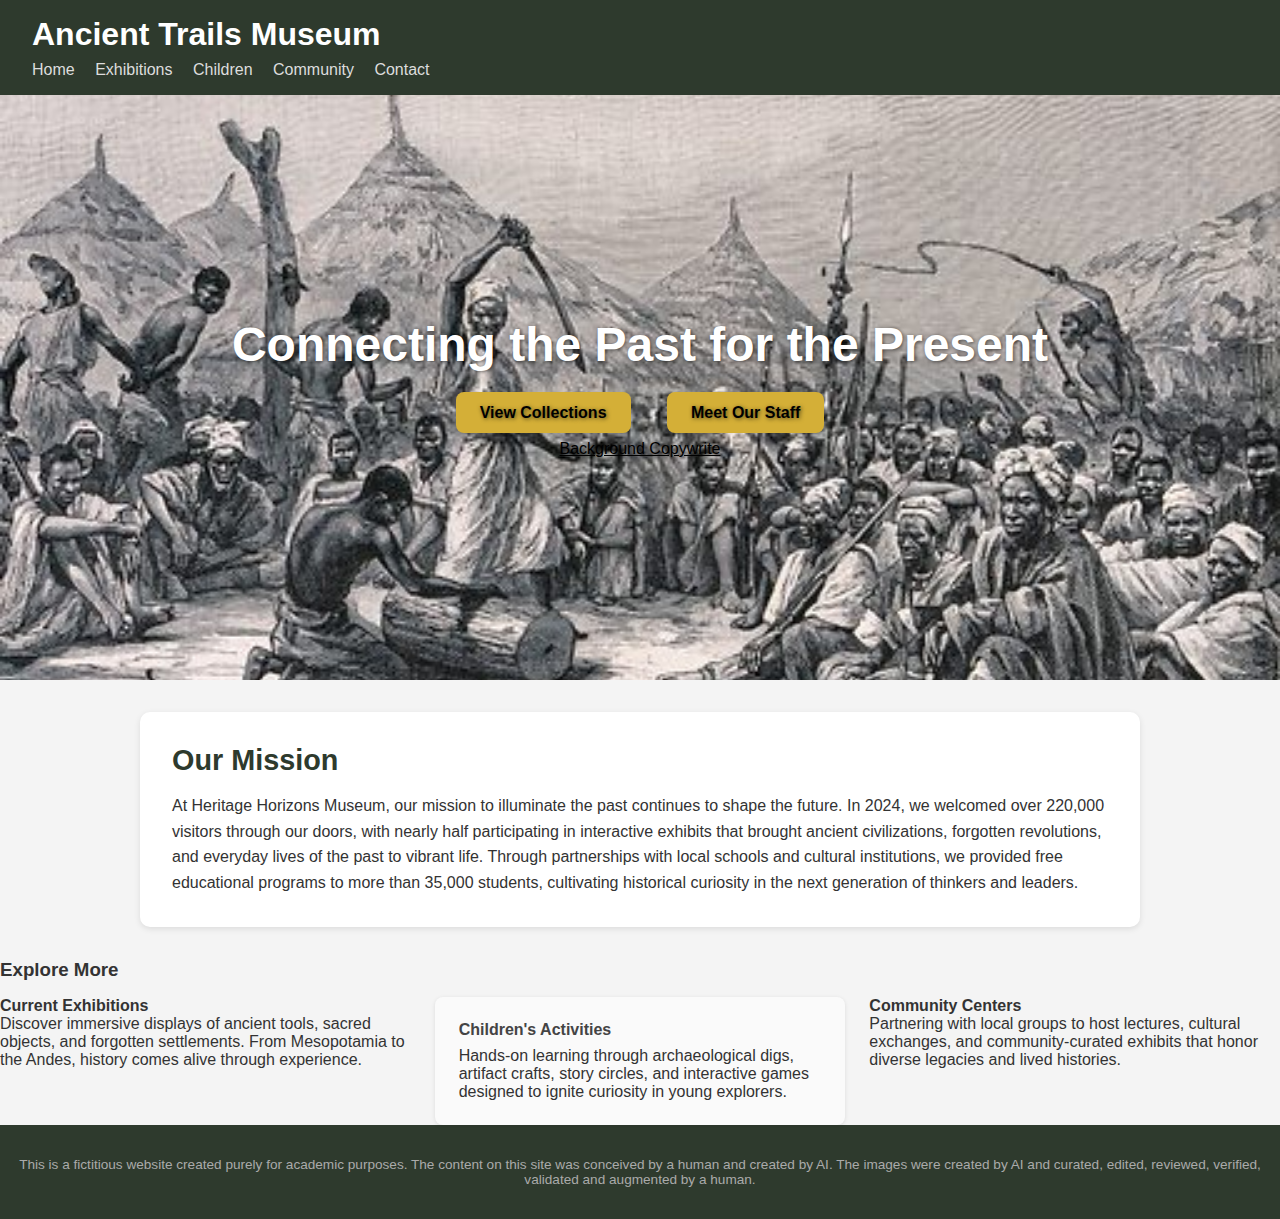
<file: index.html>
<!DOCTYPE html>
<html lang="en">
<head>
  <meta charset="UTF-8">
  <meta name="viewport" content="width=device-width, initial-scale=1.0">
  <meta name="author" content="Tarini Pabbareddy">
  <title>Ancient Trails</title>
  <meta name="description" content="Ancient Trails">
  <meta name="keywords" content="Ancient, Historical, Trials, Museum">
  <meta name="robots" content="noindex, nofollow">
  <link rel="stylesheet" href="css/style.css" type="text/css">
</head>
<body>
<body>

  <header>
    <h1>Ancient Trails Museum</h1>
    <nav>
      <a href="index.html">Home</a>
      <a href="#">Exhibitions</a>
      <a href="#">Children</a>
      <a href="#">Community</a>
      <a href="#">Contact</a>
    </nav>
  </header>

  <section class="front">
    <h2>Connecting the Past for the Present</h2>
    <div class="front-buttons">
      <a href="html/collections-index.html">View Collections</a>
      <a href="html/staff-index.html">Meet Our Staff</a>
    </div>
    <br>
    <p><a href = "https://creativecommons.org/publicdomain/zero/1.0/" style = "color: black;">Background Copywrite</a></p>
  </section>

  <section class="mission">
    <h3>Our Mission</h3>
    <p>
      At Heritage Horizons Museum, our mission to illuminate the past continues to shape the future. In 2024, we welcomed over 220,000 visitors through our doors, with nearly half participating in interactive exhibits that brought ancient civilizations, forgotten revolutions, and everyday lives of the past to vibrant life. Through partnerships with local schools and cultural institutions, we provided free educational programs to more than 35,000 students, cultivating historical curiosity in the next generation of thinkers and leaders.
    </p>
  </section>

  <section class="highlights">
    <h3>Explore More</h3>
    <div class="activities">
      <div class="activites-items">
        <h4>Current Exhibitions</h4>
        <p>Discover immersive displays of ancient tools, sacred objects, and forgotten settlements. From Mesopotamia to the Andes, history comes alive through experience.</p>
      </div>
      <div class="activities-items">
        <h4>Children's Activities</h4>
        <p>Hands-on learning through archaeological digs, artifact crafts, story circles, and interactive games designed to ignite curiosity in young explorers.</p>
      </div>
      <div class="activites-items">
        <h4>Community Centers</h4>
        <p>Partnering with local groups to host lectures, cultural exchanges, and community-curated exhibits that honor diverse legacies and lived histories.</p>
      </div>
    </div>
  </section>

  <footer>
    <p style="margin-top: 0.5rem; font-size: 0.85rem; color: #aaa;">
      This is a fictitious website created purely for academic purposes. The content on this site was conceived by a human and created by AI. The images were created by AI and curated, edited, reviewed, verified, validated and augmented by a human.
    </p>
  </footer>

</body>

</body>
</file>
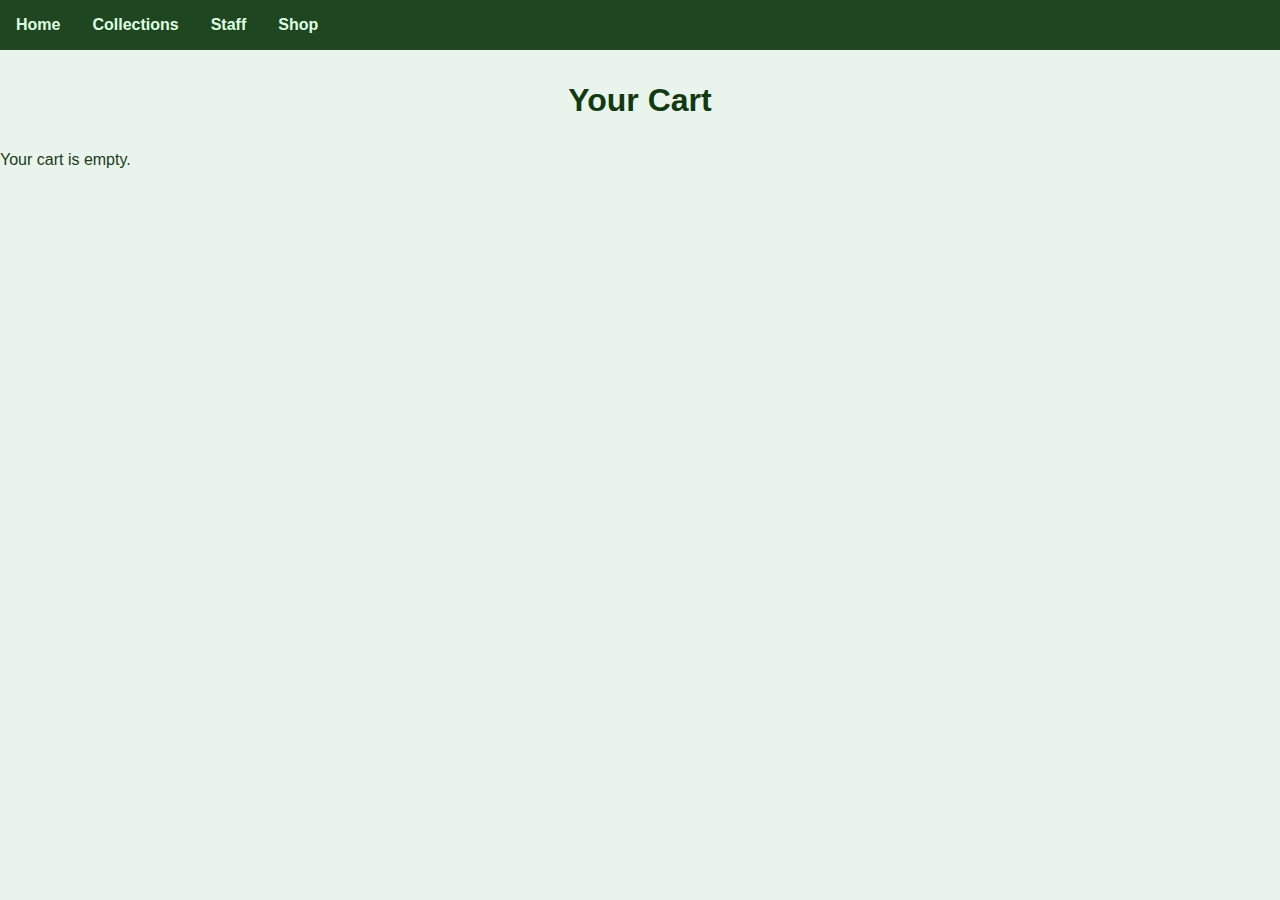
<file: cart-index.html>
<!DOCTYPE html>
<html lang="en">
<head>
  <meta charset="UTF-8">
  <title>Your Cart</title>
  <link rel="stylesheet" href="../css/cart-style.css">
</head>
<body>
  <nav class="navbar">
    <ul>
      <li><a href="../index.html">Home</a></li>
      <li><a href="collections-index.html">Collections</a></li>
      <li><a href="staff-index.html">Staff</a></li>
      <li><a href="shop-index.html">Shop</a></li>
    </ul>
  </nav>

  <h1>Your Cart</h1>
  <div id="cart-container"></div>

  <script>
    const CART_KEY = 'museumCartV1';
const TAX_RATE = 0.102;
const MEMBER_DISCOUNT_RATE = 0.15;
const SHIPPING_RATE = 25.00;

function readCart() {
  try { return JSON.parse(localStorage.getItem(CART_KEY)) || []; }
  catch { return []; }
}

function writeCart(cart) {
  localStorage.setItem(CART_KEY, JSON.stringify(cart));
}

function currency(val) {
  return (val < 0 
    ? `(${Math.abs(val).toFixed(2)})` 
    : `$${val.toFixed(2)}`
  );
}

// ====================== STUDENT WORK STARTS HERE =========================
function render() {
  let cart = readCart();
  const container = document.getElementById("cart-container");
  container.innerHTML = "";

  if (cart.length === 0) {
    container.innerHTML = "<p>Your cart is empty.</p>";
    return;
  }

  // Compute totals
  let itemTotal = cart.reduce((sum, it) => sum + it.unitPrice * it.qty, 0);

  // Discounts
  let volumeRate = 0;
  if (itemTotal >= 200) volumeRate = 0.15;
  else if (itemTotal >= 100) volumeRate = 0.10;
  else if (itemTotal >= 50) volumeRate = 0.05;

  let volumeDiscount = itemTotal * volumeRate;
  let memberDiscount = 0;

  // Mutually exclusive discount enforcement
  if (volumeRate > 0 && localStorage.getItem("member") === "true") {
    let useMember = confirm("Both discounts available. Use member discount?");
    if (useMember) {
      memberDiscount = itemTotal * MEMBER_DISCOUNT_RATE;
      volumeDiscount = 0;
    }
  } else if (localStorage.getItem("member") === "true") {
    memberDiscount = itemTotal * MEMBER_DISCOUNT_RATE;
  }

  let discount = volumeDiscount + memberDiscount;

  // Shipping
  let shipping = SHIPPING_RATE;

  let subTotal = itemTotal - discount + shipping;
  let taxAmount = subTotal * TAX_RATE;
  let invoiceTotal = subTotal + taxAmount;

  // Build table
  let html = `
    <table class="cart-table">
      <thead>
        <tr>
          <th>Item</th><th>Qty</th><th>Unit Price</th><th>Line Total</th><th></th>
        </tr>
      </thead>
      <tbody>
  `;

  cart.forEach((it, idx) => {
    let lineTotal = it.unitPrice * it.qty;
    html += `
      <tr>
        <td><img src="${it.image}" class="thumb"> ${it.name}</td>
        <td>${it.qty}</td>
        <td class="amount">${currency(it.unitPrice)}</td>
        <td class="amount">${currency(lineTotal)}</td>
        <td><button onclick="removeItem(${idx})">Remove</button></td>
      </tr>
    `;
  });

  html += `</tbody></table>`;

  // Summary
  html += `
    <div class="summary">
      <p>Item Total: <span class="amount">${currency(itemTotal)}</span></p>
      <p>Volume Discount: <span class="amount">${currency(-volumeDiscount)}</span></p>
      <p>Member Discount: <span class="amount">${currency(-memberDiscount)}</span></p>
      <p>Shipping: <span class="amount">${currency(shipping)}</span></p>
      <p>Taxable Subtotal: <span class="amount">${currency(subTotal)}</span></p>
      <p>Tax (${(TAX_RATE*100).toFixed(1)}%): <span class="amount">${currency(taxAmount)}</span></p>
      <p><strong>Invoice Total:</strong> <span class="amount">${currency(invoiceTotal)}</span></p>
    </div>
    <div class="cart-controls">
      <button onclick="clearCart()">Clear Cart</button>
      <button onclick="location.href='shop.html'">Keep Shopping</button>
      <label><input type="checkbox" id="memberCheck"> Museum Member</label>
    </div>
  `;

  container.innerHTML = html;

  // restore checkbox
  document.getElementById("memberCheck").checked = localStorage.getItem("member") === "true";
  document.getElementById("memberCheck").addEventListener("change", e => {
    localStorage.setItem("member", e.target.checked);
    render();
  });
}

function removeItem(idx) {
  let cart = readCart();
  cart.splice(idx, 1);
  writeCart(cart);
  render();
}

function clearCart() {
  writeCart([]);
  render();
}

render();

  </script>
</body>
</html>
</file>
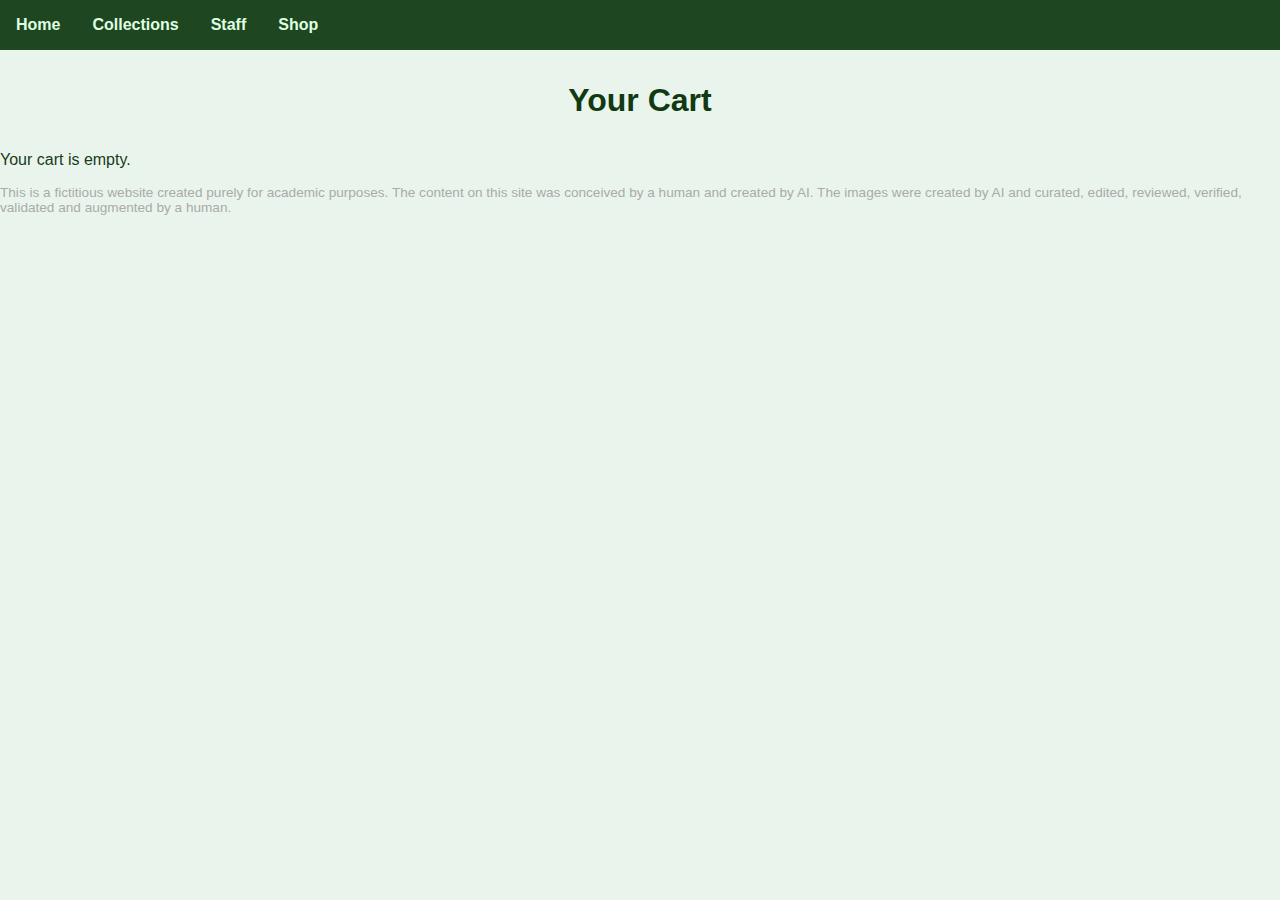
<file: html/cart-index.html>
<!DOCTYPE html>
<html lang="en">
<head>
  <meta charset="UTF-8">
  <meta name="viewport" content="width=device-width, initial-scale=1.0">
  <meta name="author" content="Tarini Pabbareddy">
  <title>Museum Shop Cart</title>
  <meta name="description" content="Museum Shop Cart">
  <meta name="keywords" content="Museum, Shop, Cart">
  <link rel="stylesheet" href="../css/cart-style.css">
</head>
<body>
  <nav class="navbar">
    <ul>
      <li><a href="../index.html">Home</a></li>
      <li><a href="collections-index.html">Collections</a></li>
      <li><a href="staff-index.html">Staff</a></li>
      <li><a href="shop-index.html">Shop</a></li>
    </ul>
  </nav>

  <h1>Your Cart</h1>
  <div id="cart-container"></div>

  <script>
    const CART_KEY = 'museumCartV1';
const TAX_RATE = 0.102;
const MEMBER_DISCOUNT_RATE = 0.15;
const SHIPPING_RATE = 25.00;

function readCart() {
  try { return JSON.parse(localStorage.getItem(CART_KEY)) || []; }
  catch { return []; }
}

function writeCart(cart) {
  localStorage.setItem(CART_KEY, JSON.stringify(cart));
}

function currency(val) {
  return (val < 0 
    ? `(${Math.abs(val).toFixed(2)})` 
    : `$${val.toFixed(2)}`
  );
}

// ====================== STUDENT WORK STARTS HERE =========================
function render() {
  let cart = readCart();
  const container = document.getElementById("cart-container");
  container.innerHTML = "";

  if (cart.length === 0) {
    container.innerHTML = "<p>Your cart is empty.</p>";
    return;
  }

  // Compute totals
  let itemTotal = cart.reduce((sum, it) => sum + it.unitPrice * it.qty, 0);

  // Discounts
  let volumeRate = 0;
  if (itemTotal >= 200) volumeRate = 0.15;
  else if (itemTotal >= 100) volumeRate = 0.10;
  else if (itemTotal >= 50) volumeRate = 0.05;

  let volumeDiscount = itemTotal * volumeRate;
  let memberDiscount = 0;

  // Mutually exclusive discount enforcement
  if (volumeRate > 0 && localStorage.getItem("member") === "true") {
    let useMember = confirm("Both discounts available. Use member discount?");
    if (useMember) {
      memberDiscount = itemTotal * MEMBER_DISCOUNT_RATE;
      volumeDiscount = 0;
    }
  } else if (localStorage.getItem("member") === "true") {
    memberDiscount = itemTotal * MEMBER_DISCOUNT_RATE;
  }

  let discount = volumeDiscount + memberDiscount;

  // Shipping
  let shipping = SHIPPING_RATE;

  let subTotal = itemTotal - discount + shipping;
  let taxAmount = subTotal * TAX_RATE;
  let invoiceTotal = subTotal + taxAmount;

  // Build table
  let html = `
    <table class="cart-table">
      <thead>
        <tr>
          <th>Item</th><th>Qty</th><th>Unit Price</th><th>Line Total</th><th></th>
        </tr>
      </thead>
      <tbody>
  `;

  cart.forEach((it, idx) => {
    let lineTotal = it.unitPrice * it.qty;
    html += `
      <tr>
        <td><img src="${it.image}" class="thumb"> ${it.name}</td>
        <td>${it.qty}</td>
        <td class="amount">${currency(it.unitPrice)}</td>
        <td class="amount">${currency(lineTotal)}</td>
        <td><button onclick="removeItem(${idx})">Remove</button></td>
      </tr>
    `;
  });

  html += `</tbody></table>`;

  // Summary
  html += `
    <div class="summary">
      <p>Item Total: <span class="amount">${currency(itemTotal)}</span></p>
      <p>Volume Discount: <span class="amount">${currency(-volumeDiscount)}</span></p>
      <p>Member Discount: <span class="amount">${currency(-memberDiscount)}</span></p>
      <p>Shipping: <span class="amount">${currency(shipping)}</span></p>
      <p>Taxable Subtotal: <span class="amount">${currency(subTotal)}</span></p>
      <p>Tax (${(TAX_RATE*100).toFixed(1)}%): <span class="amount">${currency(taxAmount)}</span></p>
      <p><strong>Invoice Total:</strong> <span class="amount">${currency(invoiceTotal)}</span></p>
    </div>
    <div class="cart-controls">
      <button onclick="clearCart()">Clear Cart</button>
      <button onclick="location.href='shop.html'">Keep Shopping</button>
      <label><input type="checkbox" id="memberCheck"> Museum Member</label>
    </div>
  `;

  container.innerHTML = html;

  // restore checkbox
  document.getElementById("memberCheck").checked = localStorage.getItem("member") === "true";
  document.getElementById("memberCheck").addEventListener("change", e => {
    localStorage.setItem("member", e.target.checked);
    render();
  });
}

function removeItem(idx) {
  let cart = readCart();
  cart.splice(idx, 1);
  writeCart(cart);
  render();
}

function clearCart() {
  writeCart([]);
  render();
}

render();

  </script>
  <footer>
    <p style="margin-top: 0.5rem; font-size: 0.85rem; color: #aaa;">
      This is a fictitious website created purely for academic purposes. The content on this site was conceived by a human and created by AI. The images were created by AI and curated, edited, reviewed, verified, validated and augmented by a human.
    </p>
  </footer>
</body>
</html>
</file>
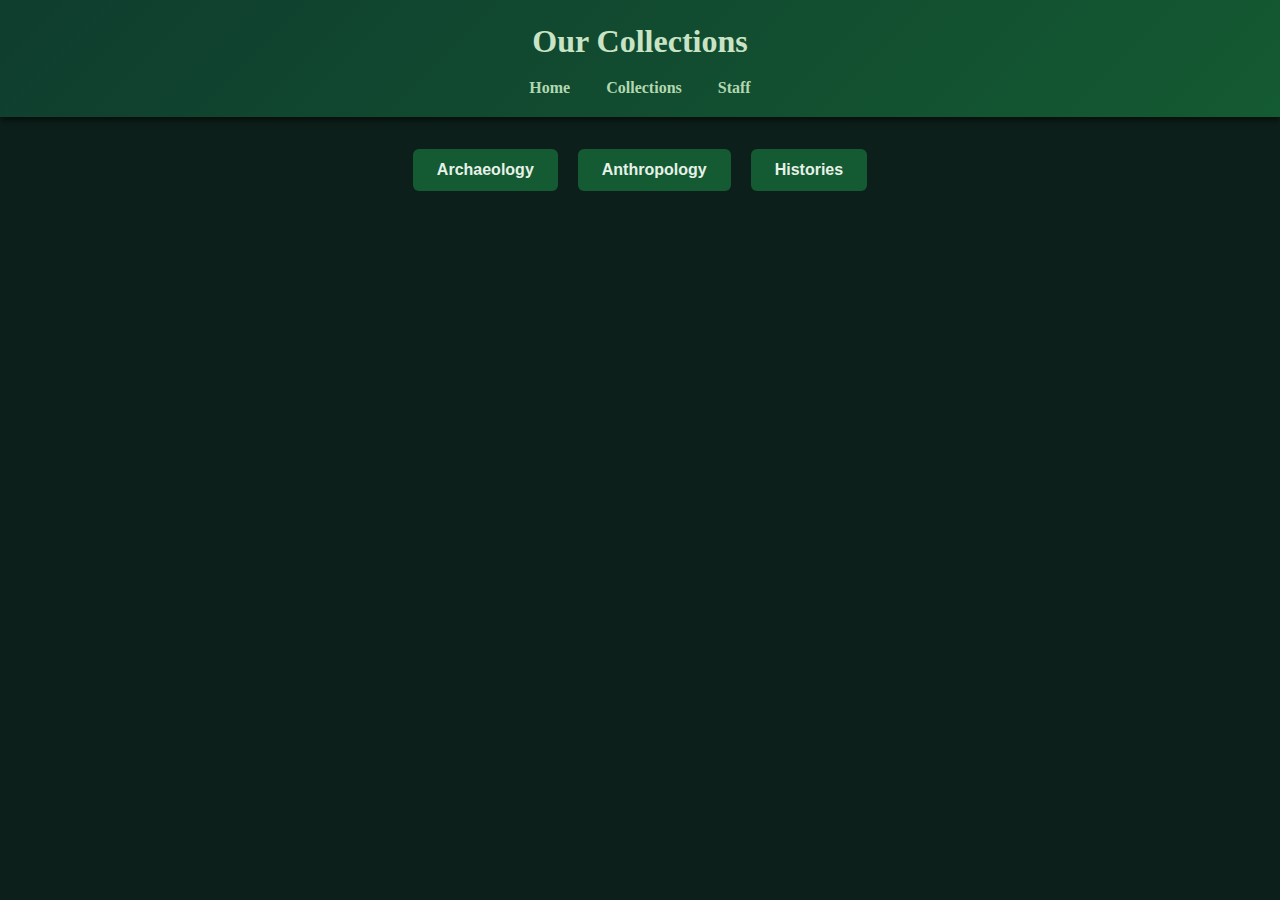
<file: html/collections-index.html>
<!DOCTYPE html>
<html lang="en">
<head>
  <meta charset="UTF-8">
  <meta name="viewport" content="width=device-width, initial-scale=1.0">
  <meta name="author" content="Tarini Pabbareddy">
  <title>Ancient Trails Collections</title>
  <meta name="description" content="Ancient Trails Collections">
  <meta name="keywords" content="Ancient, Historical, Trails, Museum, Collections, Exhibitions, Attractions">
  <meta name="robots" content="noindex, nofollow">
  <link rel="stylesheet" href="../css/collections-style.css" />
</head>
<body>

  <header>
    <h1>Our Collections</h1>
    <nav>
      <a href="../index.html">Home</a>
      <a href="collections-index.html">Collections</a>
      <a href="staff-index.html">Staff</a>
    </nav>
  </header>

  <main class="collections-container">
    
    
    <div class="collections">
      <button onclick="showSection('archaeology')" id = "btn-archaeology">Archaeology</button>
      <button onclick="showSection('anthropology')" id = "btn-anthropology">Anthropology</button>
      <button onclick="showSection('histories')" id = "btn-histories">Histories</button>
    </div>

    
    <section id="archaeology" class="collection-section">
      <h2>Archaeology Collection</h2>

      
      <article class="artifact">
        <h3>Artifact 1</h3>
        <img src="../images/collections/arch-artifact1.png" alt="Artifact 1" class="artifact-img open-modal-card" data-modal-target="#modal-artifact-viracocha">
        <ul>
          <li><strong>Name:</strong> The Viracocha Sun Tablet</li>
          <li><strong>Material:</strong> Andesite stone (fine-grained volcanic rock)</li>
          <li><strong>Size/Weight/Shape:</strong> Rectangular slab, 32 cm × 20 cm × 5 cm; weighs approximately 6.8 kg</li>
          <li><strong>Estimated Age:</strong> ~1,200 years old; inferred from stratigraphic layer context and ceramic typology at the site</li>
          <li><strong>Preservation State:</strong> Excellent; minor edge weathering but carvings remain sharp and fully legible</li>
          <li><strong>Location Found:</strong> Excavated at Cerro Qhapaq, near Lake Titicaca, Bolivia (16.167° S, 69.000° W), from a sealed offering pit 1.8 meters below surface</li>
          <li><strong>Use and Function</strong></li>
          <li><strong>Likely Purpose:</strong> Ceremonial tablet, possibly used as an altar piece or dedicatory offering to the sun deity Viracocha</li>
          <li><strong>Evidence of Use:</strong> Slight polishing around the central deity figure suggests repeated handling; traces of red ochre pigment remain in recessed carvings, indicating it may have been painted for rituals</li>
          <li><strong>Manufacture Clues:</strong> Tool marks from a fine bronze chisel are visible under magnification; geometric border motifs are consistent with Tiwanaku-style iconography from the Late Horizon period</li>
          <li><strong>Cultural Context</strong></li>
          <li><strong>Found With:</strong> Three miniature ceramic vessels, charred llama bone fragments, and a small bundle of woven reed cords</li>
          <li><strong>Burial or Habitat Context:</strong> Found in a ritual offering pit, not associated with human remains, suggesting a votive rather than funerary purpose</li>
          <li><strong>Symbolism:</strong> The central figure, wearing a radiating headdress and holding twin staffs, resembles the “Staff God” motif, a key symbol in Andean cosmology representing order, fertility, and divine authority. Spiral flanking patterns may symbolize flowing water or spiritual energy</li>
          <li><strong>Comparison:</strong> Strongly resembles carved stone panels from Tiwanaku’s Kalasasaya Temple, though its smaller portable size suggests it was made for localized ceremonial use rather than monumental architecture</li>
        </ul>
      </article>

      <article class="artifact">
        <h3>Artifact 2</h3>
        <img src="../images/collections/arch-artifact2.png" 
             alt="Artifact 2" 
             class="artifact-img open-modal-card" 
             data-modal-target="#modal-artifact-nok">
        <ul>
          <li><strong>Name:</strong> The Nok Guardian Figurine</li>
          <li><strong>Material:</strong> Terracotta clay, mixed with fine quartz inclusions</li>
          <li><strong>Size/Weight/Shape:</strong> 48 cm tall × 15 cm wide at the base; weight ~4.2 kg; elongated human form with stylized head and intricate facial features</li>
          <li><strong>Estimated Age:</strong> ~2,300 years old; thermoluminescence dating confirms age within ±150 years</li>
          <li><strong>Preservation State:</strong> Partial but stable; torso, head, and base intact, with missing left arm and erosion to the facial surface from centuries of burial</li>
          <li><strong>Location Found:</strong> Excavated at Taruga site, central Nigeria (9.200° N, 7.000° E), found within a collapsed domestic structure’s wall foundation</li>
          <li><strong>Use and Function</strong></li>
          <li><strong>Likely Purpose:</strong> Ritual figurine placed as a protective guardian for a household or community granary</li>
          <li><strong>Evidence of Use:</strong> Microscopic traces of burnt organic resin at the base suggest it may have been affixed to a platform or altar; surface soot deposits hint at occasional exposure to hearth fires during ceremonies</li>
          <li><strong>Manufacture Clues:</strong> Hand-modeled from locally sourced clay, then fired in an open pit; facial detailing carved with bone or wooden tools, while geometric torso patterns were impressed with woven fiber mats before firing</li>
          <li><strong>Cultural Context</strong></li>
          <li><strong>Found With:</strong> Shards of decorated pottery, iron smelting slag, and small quantities of charred pearl millet grains</li>
          <li><strong>Burial or Habitat Context:</strong> Situated within the corner of a building’s foundation trench, possibly a symbolic placement to safeguard the inhabitants or stored food</li>
          <li><strong>Symbolism:</strong> Enlarged eyes and patterned chest may signify spiritual vigilance and fertility; motifs align with known Nok cultural emphasis on agricultural prosperity and ancestor protection</li>
          <li><strong>Comparison:</strong> Shares stylistic traits with other Nok terracotta figures held in Nigerian museum collections, though its tall, narrow proportions are unusual and may indicate a specific local or clan tradition</li>
        </ul>
      </article>

      <article class="artifact">
        <h3>Artifact 3</h3>
        <img src="../images/collections/arch-artifact3.png" 
             alt="Artifact 3" 
             class="artifact-img open-modal-card" 
             data-modal-target="#modal-artifact-dagger">
        <ul>
          <li><strong>Name:</strong> The Moon Priest’s Bronze Dagger</li>
          <li><strong>Material:</strong> Cast bronze alloy (copper with 12% tin, trace amounts of arsenic)</li>
          <li><strong>Size/Weight/Shape:</strong> Blade length 27 cm, hilt 10 cm; total weight ~0.9 kg; leaf-shaped double-edged blade with slightly flared guard and flattened pommel</li>
          <li><strong>Estimated Age:</strong> ~3,800 years old; metallurgical analysis and contextual dating place it in the Middle Bronze Age (c. 1800 BCE)</li>
          <li><strong>Preservation State:</strong> Excellent for age; blade exhibits moderate patina but remains structurally sound; faint engravings still visible along one side</li>
          <li><strong>Location Found:</strong> Excavated at the ruins of Mari (modern-day Tell Hariri, Syria), in a sealed chamber beneath a temple platform, coordinates approx. 34.555° N, 40.894° E</li>
          <li><strong>Use and Function</strong></li>
          <li><strong>Likely Purpose:</strong> Ceremonial weapon used in lunar temple rites; unlikely to have been employed as a battlefield weapon due to ornate and delicate hilt</li>
          <li><strong>Evidence of Use:</strong> Microscopic polishing along the grip suggests repeated handling; residues of beeswax and cedar oil absorbed into the hilt wrapping indicate ritual anointing; no significant combat wear on blade edge</li>
          <li><strong>Manufacture Clues:</strong> Cast in a two-part stone mold, then cold-worked along edges; faint inlay channels along hilt suggest decorative shell or semi-precious stone inlays now lost; moon and star motifs chiseled post-casting</li>
          <li><strong>Cultural Context</strong></li>
          <li><strong>Found With:</strong> A crescent-shaped silver pectoral ornament, a small alabaster oil jar, and three clay tablets inscribed in Akkadian referencing lunar festivals</li>
          <li><strong>Burial or Habitat Context:</strong> Placed in a dedicatory cache beneath the floor of the temple’s inner sanctum, alongside other sacred objects</li>
          <li><strong>Symbolism:</strong> Engraved crescent and rosette designs are associated with the Mesopotamian moon god Sin (Nanna); weapon form may symbolize divine protection over the temple and its priests</li>
          <li><strong>Comparison:</strong> Similar in size and alloy composition to ceremonial daggers found at Ebla and Ur, though the combination of lunar iconography and temple context makes this example unusually specific to Mari’s religious practices</li>
        </ul>
      </article>
    </section>

    
    <section id="anthropology" class="collection-section" style="display:none;">
      <h2>Anthropology Collection</h2>

      <article class="artifact">
        <h3>Artifact 4</h3>
        <img src="../images/collections/anth-artifact1.png" 
             alt="Artifact 4" 
             class="artifact-img open-modal-card" 
             data-modal-target="#modal-artifact-zoomorphic">
        <ul>
          <li><strong>Name:</strong> Zoomorphic Ceramic Vessel (Bovine Form)</li>
          <li><strong>Material:</strong> Terracotta (fired clay)</li>
          <li><strong>Size/Weight/Shape:</strong> Approx. 25–30 cm in length, 20 cm in height (visual estimate); Estimated 1.5–2.5 kg (typical for solid terracotta of this size); Hollow-bodied vessel in the shape of a four-legged animal (likely a cow or bull) with a wide circular spout on the back</li>
          <li><strong>Estimated Age:</strong> Approx. 1200–800 BCE; Inferred from stylistic parallels with Pre-Columbian or early Mesoamerican zoomorphic pottery; Carbon dating likely applied to associated organic materials if available</li>
          <li><strong>Preservation State:</strong> Complete and well-preserved; no visible cracks or losses; Surface shows even weathering and patina, indicating age but good condition</li>
          <li><strong>Location Found:</strong> Exact site unknown (hypothetical entry), but similar vessels have been found in: Central Mexico, Guerrero region; Often associated with domestic or ceremonial archaeological layers</li>
          <li><strong>Use and Function</strong></li>
          <li><strong>Likely Purpose:</strong> Ceremonial or ritualistic object; The animal shape and decorative elements suggest symbolic or sacred function beyond practical use</li>
          <li><strong>Evidence of Use:</strong> No visible charring or soot on the spout or interior lip; Minor polishing on the back/spout may suggest repeated handling or pouring; Internal residue analysis (if performed) might show organic traces</li>
          <li><strong>Manufacture Clues:</strong> Hand-molded and burnished surface; Decorative swirling patterns are incised, likely post-molding but pre-firing; Hollow body crafted in sections and joined, typical of early ceramic traditions</li>
          <li><strong>Cultural Context</strong></li>
          <li><strong>Found With:</strong> Typically found alongside small ceramic figurines, other effigy vessels, and sometimes burial goods (if funerary context)</li>
          <li><strong>Burial or Habitat Context:</strong> Likely discovered in a domestic altar space or child/adult burial site; Zoomorphic forms frequently appear in burial contexts to serve the deceased or as symbolic companions</li>
          <li><strong>Symbolism:</strong> Animal form (cow or bull) may relate to fertility, sustenance, or cosmic power; Swirling motifs might symbolize water, life cycles, or spiritual transformation</li>
          <li><strong>Comparison:</strong> Closely resembles ceramic effigy vessels from the Tlatilco culture (Central Mexico, c. 1200–900 BCE); Similar examples also found in Colima shaft tomb cultures, though more stylized in form there</li>
        </ul>
      </article>

      <article class="artifact">
        <h3>Artifact 5</h3>
        <img src="../images/collections/anth-artifact2.png" 
             alt="Artifact 5" 
             class="artifact-img open-modal-card" 
             data-modal-target="#modal-artifact-terracotta">
        <ul>
          <li><strong>Name:</strong> The Terracotta Ancestral Vessel</li>
          <li><strong>Material:</strong> Hand-shaped terracotta (reddish-brown clay with coarse grit temper)</li>
          <li><strong>Size/Weight/Shape:</strong> Height: ~34 cm; Width (at widest point): ~18 cm; Weight: ~2.6 kg; Shape: Rounded vessel body tapering into a modeled human face, surmounted by a pointed, conical headdress</li>
          <li><strong>Estimated Age:</strong> ~2,200 years old (estimated through contextual dating with charcoal samples from the excavation layer; no direct carbon dating of the vessel itself since terracotta cannot be C14 tested)</li>
          <li><strong>Preservation State:</strong> Nearly complete, minor surface erosion and weathering on facial details, but structurally intact</li>
          <li><strong>Location Found:</strong> Excavated in the Niger River Valley, near present-day Mali (fictional coordinates provided in dig notes: 13.45° N, 4.21° W). Found in a shallow burial pit alongside fragmented animal bones and two small copper ornaments</li>
          <li><strong>Use and Function</strong></li>
          <li><strong>Likely Purpose:</strong> Ceremonial vessel, possibly used for libation rituals or as a funerary container representing an honored ancestor</li>
          <li><strong>Evidence of Use:</strong> Interior residues of ash and charred organic material suggest repeated burning of plant matter or offerings. Rim shows slight blackening from heat exposure</li>
          <li><strong>Manufacture Clues:</strong> Vessel constructed from coiled clay strips, smoothed by hand. Surface decorated with incised geometric bands around the headdress. Facial features carefully sculpted with stylized symmetry</li>
          <li><strong>Cultural Context</strong></li>
          <li><strong>Found With:</strong> Two copper spiral bracelets, faunal remains (likely ritual sacrifice), and a broken grinding stone</li>
          <li><strong>Burial or Habitat Context:</strong> Secondary burial context within a communal ritual space (not a domestic dwelling). Soil discoloration indicates repeated use of fire in the area</li>
          <li><strong>Symbolism:</strong> The modeled face with closed eyes likely symbolizes ancestral guardianship or spiritual mediation. The pointed headdress is interpreted as a status marker, possibly denoting a priest or clan leader</li>
          <li><strong>Comparison:</strong> Shares stylistic similarities with known terracotta figures of the Nok culture (Nigeria) and the later Ife sculptural tradition, but the vessel form and headdress style are distinct, suggesting a localized cultural expression</li>
        </ul>
      </article>

      <article class="artifact">
        <h3>Artifact 6</h3>
        <img src="../images/collections/anth-artifact3.png" 
             alt="Artifact 6" 
             class="artifact-img open-modal-card" 
             data-modal-target="#modal-artifact-crescent">
        <ul>
          <li><strong>Name:</strong> The Crescent Guardian Pendant</li>
          <li><strong>Material:</strong> Hammered and cast gold alloy (high purity, ~85–90%, with trace silver and copper)</li>
          <li><strong>Size/Weight/Shape:</strong> Height: ~11 cm; Width: ~6 cm (crescent base); Weight: ~110 g; Pendant with circular suspension loop, anthropomorphic figure seated above a crescent-shaped base decorated with incised geometric patterns</li>
          <li><strong>Estimated Age:</strong> ~1,400 years old, inferred from stratigraphic context and radiocarbon dating of associated organic material in the burial layer (textiles and plant remains)</li>
          <li><strong>Preservation State:</strong> Complete and pristine, minimal corrosion due to gold’s inertness. Surface shows slight wear on the suspension loop</li>
          <li><strong>Location Found:</strong> Excavated at a highland site near modern-day Cajamarca, Peru (fictional coordinates: 7.16° S, 78.51° W). Found in a burial chamber alongside textiles, ceramic vessels, and obsidian blades</li>
          <li><strong>Use and Function</strong></li>
          <li><strong>Likely Purpose:</strong> Ornamental and ceremonial pendant, likely worn by a high-status individual (elite or priest)</li>
          <li><strong>Evidence of Use:</strong> Minor polishing marks and wear around the loop, consistent with suspension on a necklace cord. No soot or ash residue</li>
          <li><strong>Manufacture Clues:</strong> Cast in a two-part mold, with fine chasing to define facial features and geometric motifs. The crescent base shows deliberate incised triangular and linear patterns, typical of symbolic design</li>
          <li><strong>Cultural Context</strong></li>
          <li><strong>Found With:</strong> Dyed cotton textiles, three ceramic stirrup-spout vessels, obsidian ritual blades, and faunal offerings (camelid bones)</li>
          <li><strong>Burial or Habitat Context:</strong> Elite burial chamber lined with stone slabs. Pendant placed across the chest of the interred individual, suggesting symbolic protective function</li>
          <li><strong>Symbolism:</strong> Anthropomorphic figure with arms crossed may represent a guardian or deity; Crescent base interpreted as a lunar symbol, possibly linked to agricultural fertility or cosmology; Geometric motifs could encode clan or lineage identity</li>
          <li><strong>Comparison:</strong> Resembles Moche and Lambayeque goldwork traditions of northern Peru, though the crescent-lunar symbolism also echoes Tairona jewelry from northern Colombia. The synthesis of features suggests a localized regional style</li>
        </ul>
      </article>
    </section>
 
  <div id="modal" class="modal">
    <div class="modal-content">
      <span class="close" onclick="closeModal()">&times;</span>
      <div id="modal-body"></div>
    </div>
  </div>

  <div class="modal-item" id="modal-artifact-viracocha" hidden>
    <h2>Viracocha Sun Tablet</h2>
    <p>~1,200 Years BP | Cerro Qhapaq, Lake Titicaca | Andesite Stone
<br>
This finely carved andesite slab is believed to have served as a ceremonial altar piece dedicated to the deity Viracocha. Excavated from a sealed ritual pit near Lake Titicaca, its sharp iconography and traces of red ochre suggest it was once painted for ceremonial display. Polishing around the central figure indicates repeated ritual handling. The tablet’s imagery—radiant headdress and twin staffs—reflects the Andean “Staff God” tradition, representing cosmic order and divine authority. Accompanying finds, including charred llama bones and ceramic offerings, confirm its votive function. Tool marks reveal use of bronze chisels, linking it to Tiwanaku craft traditions. Its portable form contrasts with monumental temple panels, suggesting localized ritual use.</p>
  </div>

  <div class="modal-item" id="modal-artifact-nok" hidden>
    <h2>Nok Guardian Figurine</h2>
    <p>~2,300 Years BP | Taruga Site, Nigeria | Terracotta with Quartz
<br>
This elongated terracotta figure once stood as a ritual guardian within a domestic or community structure. Its enlarged eyes and patterned torso symbolize vigilance and fertility, aligning with Nok traditions of ancestor protection and agricultural prosperity. Excavated from a collapsed foundation wall, the figurine still bears soot traces and resin at its base, evidence of ritual placement near hearths or platforms. Despite erosion to facial features and the loss of one arm, the piece remains stable and expressive. Found alongside pottery, millet grains, and iron-smelting debris, it reflects the daily and spiritual life of its makers. Crafted by hand and fired in an open pit, its unusual tall proportions may reflect a clan-specific style within the Nok tradition.</p>
  </div>

  <div class="modal-item" id="modal-artifact-dagger" hidden>
    <h2>Moon Priest’s Bronze Dagger</h2>
    <p>~3,800 Years BP | Mari, Syria | Bronze Alloy
<br>
Recovered beneath a temple platform at ancient Mari, this bronze dagger bears lunar engravings linking it to the cult of Sin, the Mesopotamian moon god. Though structurally sound, the blade’s patina and worn hilt reveal repeated ritual handling rather than combat use. Residues of beeswax and cedar oil suggest it was anointed in ceremonies, while faint channels along the hilt indicate lost inlays of shell or stone. Associated finds—a silver crescent pendant, alabaster jar, and Akkadian tablets—confirm its ritual cache. Cast in a stone mold and cold-worked for refinement, the dagger embodies both metallurgical skill and religious symbolism. Its engraved crescent and rosette motifs signify celestial cycles and divine protection, while its placement beneath the temple sanctum points to consecratory rites. Comparable to daggers at Ur and Ebla, this piece is uniquely tied to Mari’s lunar cult.</p>
  </div>

  <div class="modal-item" id="modal-artifact-zoomorphic" hidden>
    <h2>Zoomorphic Ceramic Vessel</h2>
    <p>~3,000 Years BP | Guerrero Region, Mexico | Terracotta
<br>
This hollow-bodied terracotta vessel, shaped as a four-legged bovine, blends practicality with spiritual symbolism. With a spout emerging from its back, the form suggests use in pouring liquids, possibly fermented drinks or ritual libations. While no charred residues remain, the polished rim indicates frequent handling. Incised swirling motifs across the vessel may represent flowing water or spiritual transformation, reinforcing its ceremonial role. Comparable effigy ceramics from the Formative Mesoamerican period connect animal symbolism with fertility and agricultural cycles. Its preservation is exceptional, with no structural cracks despite centuries of burial. The vessel’s discovery within ritual or domestic layers, often near figurines and effigy objects, underscores its dual identity as both functional container and symbolic companion. This bovine effigy reflects the cultural emphasis on sustenance, fertility, and the sacred animal world.</p>
  </div>

  <div class="modal-item" id="modal-artifact-terracotta" hidden>
    <h2>Terracotta Ancestral Vessel</h2>
    <p>~2,200 Years BP | Niger River Valley, Mali | Terracotta
<br>
This human-faced terracotta vessel likely embodied an honored ancestor within ritual or funerary contexts. Its rounded body and conical headdress echo themes of authority and mediation, while closed eyes suggest spiritual guardianship. Excavated from a shallow burial pit, the vessel contained ash and charred remains, evidence of repeated libation or burning rites. Blackening along the rim supports ceremonial use involving fire. The craftsmanship—coiled clay strips, incised geometric bands, and carefully sculpted features—displays both artistry and symbolic intent. Associated finds, including copper ornaments and faunal offerings, indicate ritual deposition rather than domestic discard. While stylistically akin to Nok and Ife terracottas, this vessel’s form diverges, highlighting localized traditions in the Niger Valley. Serving both as a container and symbolic figure, it reflects cultural continuity between ancestral veneration and material expression.</p>
  </div>

  <div class="modal-item" id="modal-artifact-crescent" hidden>
    <h2>Crescent Guardian Pendant</h2>
    <p>~1,400 Years BP | Cajamarca Highlands, Peru | Gold Alloy
<br>
This hammered gold pendant depicts an anthropomorphic guardian figure seated above a crescent base. Its pristine preservation highlights the durability of high-purity gold, while light wear on the suspension loop suggests it was worn as a necklace by an elite individual. Excavated from a stone-lined burial chamber, the pendant lay across the chest of the deceased, reinforcing its protective function. Incised geometric designs on the crescent likely encoded cosmological or lineage identity, while the crescent itself symbolizes lunar cycles tied to fertility and agriculture. Associated finds—textiles, stirrup-spout ceramics, obsidian blades—underscore the high status of the burial. Cast in a mold and refined with fine chasing, the pendant displays regional craftsmanship that echoes Moche and Lambayeque traditions, yet its lunar focus resonates with broader Andean cosmology. It represents both adornment and spiritual safeguard.</p>
  </div>

  <section id="histories" class="collection-section" style="display:none;">
    <h2>Histories</h2>
  <!-- Viracocha Sun Tablet -->
<div class="history-item" id="history-viracocha">
  <div class="artifact-header">
    <div class="artifact-image">
      <img src="../images/collections/arch-artifact1.png" alt="Viracocha Sun Tablet">
    </div>
    <div class="artifact-details">
      <h2 class="artifact-title">Viracocha Sun Tablet</h2>
      <p><strong>Culture:</strong> Tiwanaku (Late Horizon)</p>
      <p><strong>Estimated Age:</strong> ~600–1000 CE</p>
      <p><strong>Material:</strong> Stone with ochre pigments</p>
      <p><strong>Origin:</strong> Lake Titicaca region, Andes</p>
    </div>
  </div>

  <div class="artifact-description">
    <h3>Cultural Phase</h3>
    <p>The Sun Tablet belongs to the Late Horizon Tiwanaku phase, when stone carving reached symbolic refinement in the high Andes. Its iconography places it in a continuum of sacred stonework stretching from monumental gateways to small, portable talismans. Scholars note that during this phase, ritual offerings often linked natural forces (sun, water, fertility) to political authority, with Viracocha as the unifying deity. This tablet embodies that convergence, bridging state cosmology with local ritual.</p>

    <h3>Excavator Notes</h3>
    <p>When first uncovered from the sealed pit near Lake Titicaca, the slab’s surface gleamed faintly under the excavation lamps, as if retaining light across the centuries. The lead archaeologist described a “pulse of presence” upon brushing away the final layer of soil, noting the ochre pigments still vivid in recesses of the carvings. Team members reported a hush settling over the dig, broken only by the call of birds from the lake.</p>

    <h3>Interpretive Tension</h3>
    <p>The artifact oscillates between two identities: monument reduced to miniature, or intimate talisman elevated to monumentality. Was it intended for portable ritual use, or as a symbolic fragment linking local shrines to Tiwanaku’s monumental temples? The polishing suggests handling, yet the deliberate burial indicates consecration beyond daily ritual. The paradox deepens: did burial silence its power, or preserve it for reawakening?</p>

    <h3>Legends or Local Lore</h3>
    <p>Local Aymara oral traditions tell of Viracocha walking across the lake, leaving behind stones that “carried the breath of the sun.” Some villagers call the tablet Inti Rumi (“Sun Stone”) and speak of its twin still hidden in the lake’s depths, guarding the rising of the dawn. Shamans claim that those who gaze too long into the carved eyes of the central figure may dream of endless stairways, leading upward toward the heavens and downward into the lake’s abyss.</p>

    <h3>Access Warnings</h3>
    <p>The Sun Tablet is approached with reverence and caution. Elders insist it should not be displayed in direct sunlight, lest the figure’s power “awaken unbidden.” Museum curators often shroud it when moved, maintaining a quiet ritual of covering and uncovering. Some researchers whisper that its ochre traces bleed brighter when humidity rises, an omen interpreted as the deity’s lingering watchfulness. Scholars debate whether its power is symbolic or supernatural, but among local communities, there remains a quiet warning: the Sun Tablet is not just an artifact—it is an emissary of a living god, and must be treated as such.</p>
  </div>
</div>


<!-- Nok Guardian Figurine -->
<div class="history-item" id="history-nok">
  <div class="artifact-header">
    <div class="artifact-image">
      <img src="../images/collections/arch-artifact2.png" alt="Nok Guardian Figurine">
    </div>
    <div class="artifact-details">
      <h2 class="artifact-title">Nok Guardian Figurine</h2>
      <p><strong>Culture:</strong> Middle Nok</p>
      <p><strong>Estimated Age:</strong> c. 500 BCE – 200 CE</p>
      <p><strong>Material:</strong> Terracotta</p>
      <p><strong>Origin:</strong> Taruga, Nigeria</p>
    </div>
  </div>

  <div class="artifact-description">
    <h3>Cultural Phase</h3>
    <p>The figurine belongs to the Middle Nok cultural phase (c. 500 BCE – 200 CE), a period marked by expanded iron smelting and increasingly elaborate terracotta forms. Guardian figures were often placed at thresholds or storage areas, embodying ancestral protection and agricultural vitality. This phase reflects the Nok’s balance of domestic life with a cosmology deeply rooted in fertility cycles and spiritual guardianship.</p>

    <h3>Excavator Notes</h3>
    <p>Uncovered from the collapsed foundation of a Taruga dwelling, the figurine emerged slowly from reddish soil. Its wide, hollow eyes seemed to stare back even before the head was fully freed, unsettling several workers. The excavation diary describes the object as “hauntingly watchful,” its carved patterns still crisp despite erosion. Some noted the faint smell of burnt earth around its base, as if the soil itself retained memory of fire.</p>

    <h3>Interpretive Tension</h3>
    <p>The figurine embodies paradox: an image of strength, yet fractured by time; a household guardian, yet ritually charged. Was it protective in a practical sense—warding off thieves and animals—or spiritual, channeling unseen ancestors? Its position within a wall foundation suggests permanence, but soot traces imply periodic movement near hearths. Its role oscillates between embedded protector and portable participant in ritual.</p>

    <h3>Legends or Local Lore</h3>
    <p>Among oral traditions in central Nigeria, Nok figures are sometimes called “the watchers.” Elders recount tales of clay beings given life by ancestral breath, their eyes left hollow so spirits could pass through. Some villages whisper of a Nok guardian that once stood immovable, weeping clay tears each time a famine approached. The figurine excavated at Taruga has been nicknamed Uban Daji (“Father of the Forest”) by local storytellers.</p>

    <h3>Access Warnings</h3>
    <p>Local communities caution against staring too long into the hollow eyes of Nok figures, believing they invite ancestral scrutiny. During transport, excavators wrapped the artifact in woven cloth, following the advice of nearby elders who warned that unshrouded figures can disturb the sleep of those who handle them. Curators describe a subtle unease when placing it under strong light, as if its watchfulness deepens. It is treated with respect not only as art but as a living threshold between human and ancestral domains.</p>
  </div>
</div>


<!-- Moon Priest’s Bronze Dagger -->
<div class="history-item" id="history-olmec" >
  <div class="artifact-header">
    <div class="artifact-image">
      <img src="../images/collections/arch-artifact3.png" alt="Moon Priest’s Bronze Dagger">
    </div>
    <div class="artifact-details">
      <h2 class="artifact-title">Moon Priest’s Bronze Dagger</h2>
      <p><strong>Culture:</strong> Middle Bronze Age Mesopotamia</p>
      <p><strong>Estimated Age:</strong> ~1800 BCE</p>
      <p><strong>Material:</strong> Cast bronze alloy</p>
      <p><strong>Origin:</strong> Mari, Euphrates Valley</p>
    </div>
  </div>

  <div class="artifact-description">
    <h3>Cultural Phase</h3>
    <p>This dagger belongs to the Middle Bronze Age Mesopotamian ritual phase (c. 1800 BCE), when metallurgy expanded beyond weapons and tools into sacred instruments. Mari, a prominent city-state on the Euphrates, integrated religious and political authority, and ritual weaponry symbolized divine sanction of rulers and priests. Lunar motifs connect this dagger directly to the cult of Sin, anchoring it within a phase of temple-centered ceremonial practices.</p>

    <h3>Excavator Notes</h3>
    <p>Found within a sealed chamber beneath a temple platform, the dagger was wrapped in soil darkened by centuries of dampness. When brushed clean, its crescent engravings gleamed faintly despite their age. One archaeologist wrote of “the impression of being handed an object still warm from ritual use,” noting the unexpected preservation of the blade’s edge. The associated finds—silver ornament and Akkadian tablets—lent an air of sanctity to the discovery.</p>

    <h3>Interpretive Tension</h3>
    <p>The dagger blurs lines between weapon and votive object. Its sharpness suggests utility, yet absence of battle wear indicates ceremonial use. Was it ever drawn in blood, or only in sacred gesture? Engravings evoke protection, yet burial beneath the sanctum implies permanent dedication to the gods, severing its worldly function. The paradox lies in its dual potential: tool of violence or vessel of peace.</p>

    <h3>Legends or Local Lore</h3>
    <p>Later Mesopotamian folklore speaks of the “Moon Blade of Mari,” said to glow under the light of the crescent moon. Priests were rumored to anoint it with oil and beeswax to “feed its spirit,” and it was believed capable of cutting not flesh but shadows. Some stories claim that daggers like this were laid to rest with the moon god’s blessing, ensuring the city’s protection against drought and invasion.</p>

    <h3>Access Warnings</h3>
    <p>Scholars and locals alike view lunar artifacts with caution. At Mari, elders warned that disturbing temple caches risked drawing the moon god’s gaze, bringing insomnia or visions. Curators handling the dagger observe a protocol of covering it during transport, mirroring ancient dedication rites. Some visitors report a faint chill when viewing it by moonlight, and exhibition notes advise respectful silence. To many, it remains not merely a dagger, but a fragment of living ritual power.</p>
  </div>
</div>


<!-- Zoomorphic Ceramic Vessel -->
<div class="history-item" id="history-egyptian">
  <div class="artifact-header">
    <div class="artifact-image">
      <img src="../images/collections/anth-artifact1.png" alt="Zoomorphic Ceramic Vessel">
    </div>
    <div class="artifact-details">
      <h2 class="artifact-title">Zoomorphic Ceramic Vessel</h2>
      <p><strong>Culture:</strong> Formative Mesoamerican</p>
      <p><strong>Estimated Age:</strong> c. 1200–800 BCE</p>
      <p><strong>Material:</strong> Ceramic</p>
      <p><strong>Origin:</strong> Guerrero, Mesoamerica</p>
    </div>
  </div>

  <div class="artifact-description">
    <h3>Cultural Phase</h3>
    <p>The vessel belongs to the Formative Mesoamerican phase (c. 1200–800 BCE), a period when effigy ceramics flourished as symbols of fertility and ritual sustenance. Animal-shaped vessels were central to ceremonies honoring agricultural cycles, embodying the deep bond between humans, animals, and the cosmos. Its bovine form suggests reverence for cattle as symbols of nourishment and life force.</p>

    <h3>Excavator Notes</h3>
    <p>The vessel belongs to the Formative Mesoamerican phase (c. 1200–800 BCE), a period when effigy ceramics flourished as symbols of fertility and ritual sustenance. Animal-shaped vessels were central to ceremonies honoring agricultural cycles, embodying the deep bond between humans, animals, and the cosmos. Its bovine form suggests reverence for cattle as symbols of nourishment and life force.</p>

    <h3>Interpretive Tension</h3>
    <p>Is the vessel primarily utilitarian or sacred? The absence of soot suggests little use with fire, yet wear around the spout indicates frequent handling. Perhaps it poured libations in rituals rather than serving daily needs. Its animal form raises ambiguity: is it representation, vessel, or participant? Such duality makes it a paradox—both container and contained spirit.</p>

    <h3>Legends or Local Lore</h3>
    <p>Regional myths speak of “clay animals that drank the sorrows of their people.” Some stories tell of vessels shaped as cattle that carried the life force of entire villages, broken only during times of great renewal. Farmers in Guerrero still tell of ceramic bulls buried beneath fields to ensure rains. The vessel, nicknamed Toro de Agua (“Water Bull”), is said to carry the breath of rivers within its hollow body.</p>

    <h3>Access Warnings</h3>
    <p>Local tradition warns against pouring modern liquids into ancient vessels, believing it awakens dormant spirits. Excavators were advised not to whistle while carrying it, lest the vessel “answer back.” In exhibition spaces, curators handle it with gloves and maintain a quiet ritual of acknowledgment before placing it on display. Its presence is treated as more than artifact—an animal spirit bound in clay.</p>
  </div>
</div>


<!-- Terracotta Ancestral Vessel -->
<div class="history-item" id="history-cuneiform">
  <div class="artifact-header">
    <div class="artifact-image">
      <img src="../images/collections/anth-artifact2.png" alt="Terracotta Ancestral Vessel">
    </div>
    <div class="artifact-details">
      <h2 class="artifact-title">Terracotta Ancestral Vessel</h2>
      <p><strong>Culture:</strong> Niger Valley Ritual Terracotta</p>
      <p><strong>Estimated Age:</strong> ~200 BCE – 200 CE</p>
      <p><strong>Material:</strong> Terracotta</p>
      <p><strong>Origin:</strong> Niger River Valley</p>
    </div>
  </div>

  <div class="artifact-description">
    <h3>Cultural Phase</h3>
    <p>This vessel belongs to the Niger Valley Ritual Terracotta phase (~200 BCE – 200 CE), an era marked by ancestor veneration and complex funerary practices. Human-faced vessels functioned as symbolic mediators, connecting the living with ancestral guardianship. The pointed headdress suggests social hierarchy, possibly priestly or clan leadership.</p>

    <h3>Excavator Notes</h3>
    <p>Excavators described the moment of uncovering as strangely solemn. The vessel’s human face appeared slowly from the soil, eyes closed as though in meditation. One field note recalls “the impression of unearthing not pottery, but a resting elder.” Its association with copper ornaments and animal bones emphasized its ceremonial significance, leaving excavators awed by its silent authority.</p>

    <h3>Interpretive Tension</h3>
    <p>Is the vessel primarily a container or a portrait? Its structure allows for libations, yet the modeled face renders it symbolic. Ash residues inside suggest repeated offerings, but burial context frames it as funerary. This ambiguity—practical vessel or ancestral effigy—embodies the paradox of material culture serving both utility and transcendence.</p>

    <h3>Legends or Local Lore</h3>
    <p>Local lore speaks of “clay ancestors” who kept vigil in the earth, their closed eyes dreaming for the living. Some Niger River communities tell of vessels that whispered to priests when filled with smoke, their conical headdresses said to channel voices of the beyond. Elders identify such pieces as Mai Ruhu (“Vessels of Spirit”), and some claim that breaking one releases ancestral protection back into the land.</p>

    <h3>Access Warnings</h3>
    <p>Elders in the Niger region caution against touching the faces of terracotta vessels, fearing it disturbs ancestral rest. Excavators followed local advice by sprinkling libation water before lifting it from the soil. In museum display, curators often orient the vessel’s gaze slightly downward, avoiding direct confrontation with viewers. Reverence surrounds it still—as both container of offerings and living ancestor.</p>
  </div>
</div>


<!-- Crescent Guardian Pendant -->
<div class="history-item" id="history-arch">
  <div class="artifact-header">
    <div class="artifact-image">
      <img src="../images/collections/anth-artifact3.png" alt="Crescent Guardian Pendant">
    </div>
    <div class="artifact-details">
      <h2 class="artifact-title">Crescent Guardian Pendant</h2>
      <p><strong>Culture:</strong> Late Andean Highland Elite</p>
      <p><strong>Estimated Age:</strong> ~600 CE</p>
      <p><strong>Material:</strong> Gold</p>
      <p><strong>Origin:</strong> Andean Highlands</p>
    </div>
  </div>

  <div class="artifact-description">
    <h3>Cultural Phase</h3>
    <p>This pendant emerges from the Late Andean Highland Elite phase (~600 CE), when goldwork served as both adornment and spiritual armor. The crescent-lunar form reflects agricultural and cosmological cycles, while the anthropomorphic guardian suggests divine intercession on behalf of the wearer.</p>

    <h3>Excavator Notes</h3>
    <p>Discovered in a stone-lined burial chamber, the pendant lay across the chest of its owner, still gleaming after centuries. Excavators noted the uncanny sense of intimacy, as though the guardian figure had continued its watch even in death. One archaeologist described “a golden breath rising” when sunlight first touched its surface. The burial assemblage confirmed the deceased’s high status, yet the pendant commanded the strongest presence.</p>

    <h3>Interpretive Tension</h3>
    <p>Was the pendant protective amulet or marker of status? Its placement on the body suggests guardianship in death, yet its refined workmanship marks social prestige. The crescent implies lunar cycles of fertility, yet also links to warfare and rulership in Andean symbology. The pendant straddles identities: ornament, shield, deity.</p>

    <h3>Legends or Local Lore</h3>
    <p>Local traditions recall pendants called Illapa Kuna (“Guardians of the Moonlight”), believed to grant visions during lunar ceremonies. Some say such pendants allowed wearers to walk between worlds, guiding crops and dreams alike. Highland myths tell of gold guardians who wept silver tears during eclipses, protecting communities from cosmic imbalance. The crescent base of this pendant echoes those stories, symbolizing the curve of both moon and horizon.</p>

    <h3>Access Warnings</h3>
    <p>Local communities treat golden crescents with caution, believing they hold echoes of lunar cycles. Elders warn against wearing replicas under a new moon, lest they invite imbalance. Curators transport the pendant only under protective coverings, mindful of traditions that gold objects can “call the moonlight indoors.” It remains more than ornament—an active guardian whose presence is approached with awe and restraint.</p>
  </div>
</div>
</section>
  <script>
  (function () {
    const modal = document.getElementById("modal");
    const modalBody = document.getElementById("modal-body");

    // Expose for inline handlers
    window.showSection = function showSection(id) {
      document.querySelectorAll('.collection-section').forEach(sec => sec.style.display = 'none');
      const sec = document.getElementById(id);
      if (sec) sec.style.display = 'block';
    };

    function closeModal() {
      modal.classList.remove("is-open");
      modalBody.innerHTML = "";
    }
    window.closeModal = closeModal;

    // Event delegation: works for images, buttons, future elements
    document.addEventListener("click", function (e) {
      const trigger = e.target.closest(".open-modal-card");
      if (trigger) {
        e.preventDefault();
        const targetSelector = trigger.getAttribute("data-modal-target");
        if (!targetSelector) return;
        const source = document.querySelector(targetSelector);
        if (!source) return;
        modalBody.innerHTML = source.innerHTML;
        modal.classList.add("is-open");
        return;
      }

      // Click outside (overlay) closes
      if (e.target === modal) {
        closeModal();
      }
    });
  })();
  document.getElementById("btn-archaeology").addEventListener("click", () => {
  document.getElementById("archaeology").style.display = "block";
  document.getElementById("anthropology").style.display = "none";
  document.getElementById("histories").style.display = "none";
});

document.getElementById("btn-anthropology").addEventListener("click", () => {
  document.getElementById("anthropology").style.display = "block";
  document.getElementById("archaeology").style.display = "none";
  document.getElementById("histories").style.display = "none";
});

document.getElementById("btn-histories").addEventListener("click", () => {
  document.getElementById("histories").style.display = "block";
  document.getElementById("archaeology").style.display = "none";
  document.getElementById("anthropology").style.display = "none";
});

</script>

</body>
</html>
</file>
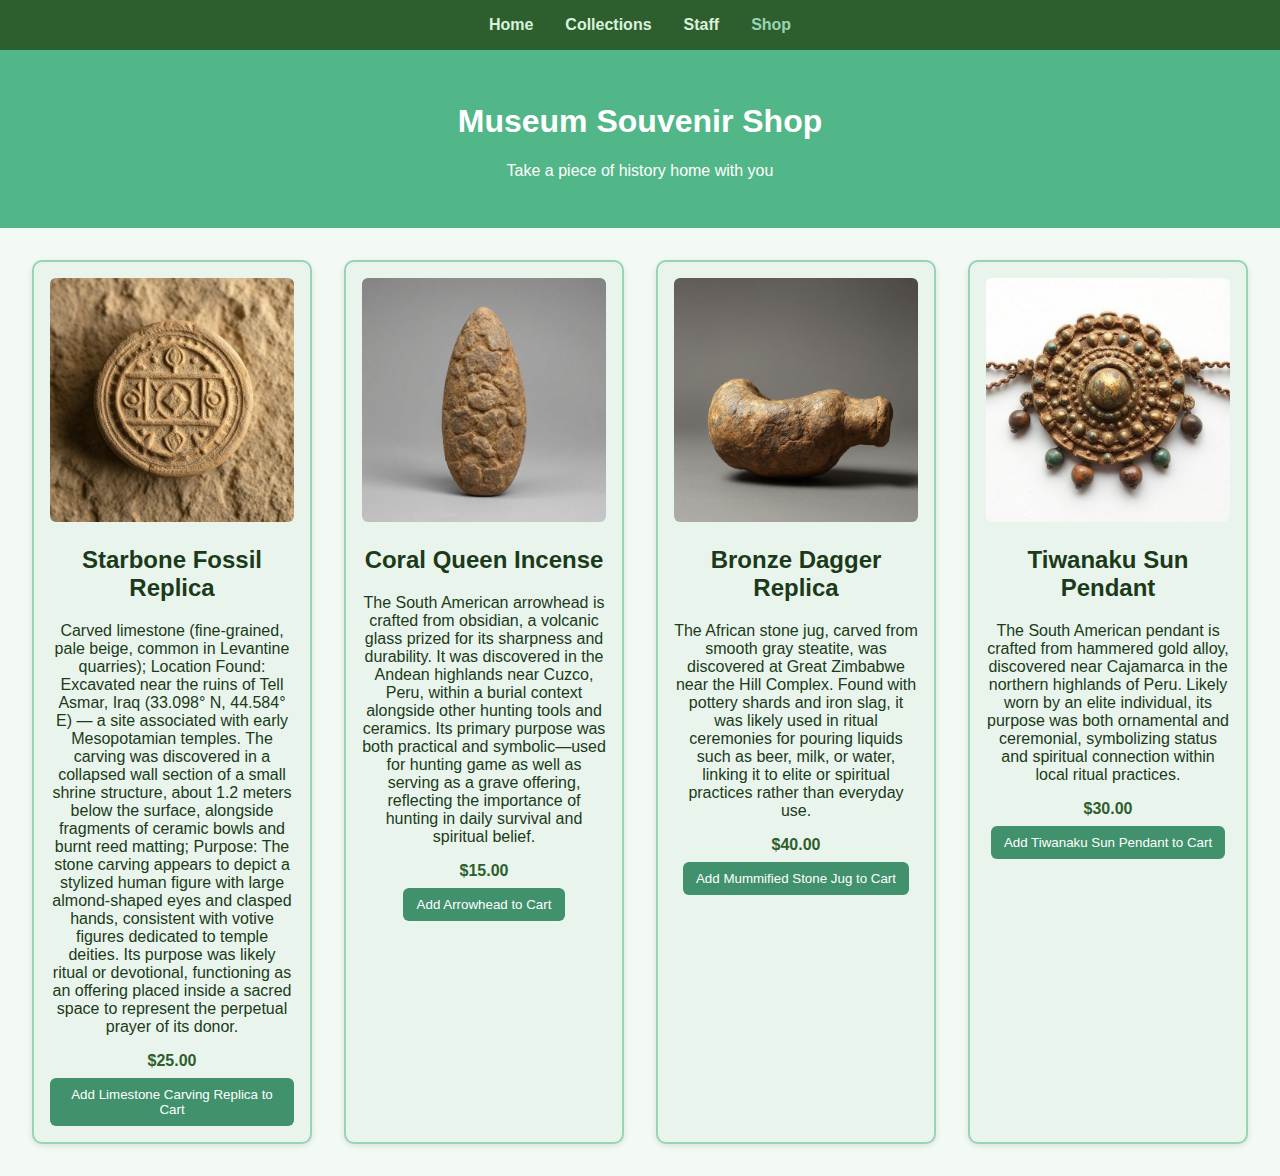
<file: html/shop-index.html>
<!DOCTYPE html>
<html lang="en">
<head>
  <meta charset="UTF-8">
  <meta name="viewport" content="width=device-width, initial-scale=1.0">
  <meta name="author" content="Tarini Pabbareddy">
  <title>Museum Shop</title>
  <meta name="description" content="Museum Shop">
  <meta name="keywords" content="Museum, Shop">
  <link rel="stylesheet" href="../css/shop-style.css" type="text/css">
</head>
<body>
  <nav class="navbar">
    <ul>
      <li><a href="../index.html">Home</a></li>
      <li><a href="collections-html.html">Collections</a></li>
      <li><a href="staff-html.html">Staff</a></li>
      <li><a href="shop.html" class="active">Shop</a></li>
    </ul>
  </nav>

  <header>
    <h1>Museum Souvenir Shop</h1>
    <p>Take a piece of history home with you</p>
  </header>

  <section class="shop-container">

    <div class="shop-item" data-id="item001">
      <img src="../images/shop/ME-artifact.jpg" alt="Limestone Carving" class="item-img" data-tooltip="Replica of the Starbone Fossil">
      <h2>Starbone Fossil Replica</h2>
      <p class="description">Carved limestone (fine-grained, pale beige, common in Levantine quarries); Location Found: Excavated near the ruins of Tell Asmar, Iraq (33.098° N, 44.584° E) — a site associated with early Mesopotamian temples. The carving was discovered in a collapsed wall section of a small shrine structure, about 1.2 meters below the surface, alongside fragments of ceramic bowls and burnt reed matting; Purpose: The stone carving appears to depict a stylized human figure with large almond-shaped eyes and clasped hands, consistent with votive figures dedicated to temple deities. Its purpose was likely ritual or devotional, functioning as an offering placed inside a sacred space to represent the perpetual prayer of its donor.</p>
      <p class="price">$25.00</p>
      <button class="add-to-cart">Add Limestone Carving Replica to Cart</button>
    </div>

    <div class="shop-item" data-id="item002">
      <img src="../images/shop/SA-artifact.jpg" alt="Stone Arrowhead" class="item-img" data-tooltip="Scent of the Coral Queen incense, crafted in the style of Deep Ur priests.">
      <h2>Coral Queen Incense</h2>
      <p class="description">The South American arrowhead is crafted from obsidian, a volcanic glass prized for its sharpness and durability. It was discovered in the Andean highlands near Cuzco, Peru, within a burial context alongside other hunting tools and ceramics. Its primary purpose was both practical and symbolic—used for hunting game as well as serving as a grave offering, reflecting the importance of hunting in daily survival and spiritual belief.</p>
      <p class="price">$15.00</p>
      <button class="add-to-cart">Add Arrowhead to Cart</button>
    </div>

    <div class="shop-item" data-id="item003">
      <img src="../images/shop/AF-artifact.jpg" alt="Mummified Stone Jug" class="item-img" data-tooltip="Forged in the spirit of the Moon Priest’s Bronze Dagger.">
      <h2>Bronze Dagger Replica</h2>
      <p class="description">The African stone jug, carved from smooth gray steatite, was discovered at Great Zimbabwe near the Hill Complex. Found with pottery shards and iron slag, it was likely used in ritual ceremonies for pouring liquids such as beer, milk, or water, linking it to elite or spiritual practices rather than everyday use.</p>
      <p class="price">$40.00</p>
      <button class="add-to-cart">Add Mummified Stone Jug to Cart</button>
    </div>

    <div class="shop-item" data-id="item004">
      <img src="../images/shop/SA-Jewel.jpg" alt="Tiwanaku Sun Pendant" class="item-img" data-tooltip="Inspired by the radiant headdress of Viracocha.">
      <h2>Tiwanaku Sun Pendant</h2>
      <p class="description">The South American pendant is crafted from hammered gold alloy, discovered near Cajamarca in the northern highlands of Peru. Likely worn by an elite individual, its purpose was both ornamental and ceremonial, symbolizing status and spiritual connection within local ritual practices.</p>
      <p class="price">$30.00</p>
      <button class="add-to-cart">Add Tiwanaku Sun Pendant to Cart</button>
    </div>

  </section>

  <div id="modal" class="modal">
    <span class="close">&times;</span>
    <img class="modal-content" id="modal-img" alt="">
    <div id="caption"></div>
  </div>

  <script>
    // Modal Logic
    const modal = document.getElementById("modal");
    const modalImg = document.getElementById("modal-img");
    const captionText = document.getElementById("caption");
    const closeBtn = document.querySelector(".close");

    document.querySelectorAll(".item-img").forEach(img => {
      img.addEventListener("click", () => {
        modal.style.display = "block";
        modalImg.src = img.src;
        captionText.innerHTML = img.alt;
      });
    });

    closeBtn.onclick = () => { modal.style.display = "none"; };

    // Tooltip Logic
    document.querySelectorAll(".item-img").forEach(img => {
      img.addEventListener("mouseover", () => {
        const tooltip = document.createElement("div");
        tooltip.className = "tooltip";
        tooltip.innerText = img.getAttribute("data-tooltip");
        document.body.appendChild(tooltip);
        tooltip.style.left = (event.pageX + 10) + "px";
        tooltip.style.top = (event.pageY + 10) + "px";
        img.addEventListener("mousemove", e => {
          tooltip.style.left = (e.pageX + 10) + "px";
          tooltip.style.top = (e.pageY + 10) + "px";
        });
        img.addEventListener("mouseout", () => tooltip.remove());
      });
    });

    // Add to Cart Button (placeholder logic)
    document.querySelectorAll(".add-to-cart").forEach(btn => {
      btn.addEventListener("click", () => {
        alert(btn.innerText + " was added to cart!");
      });
    });
  </script>
</body>
</html>
</file>
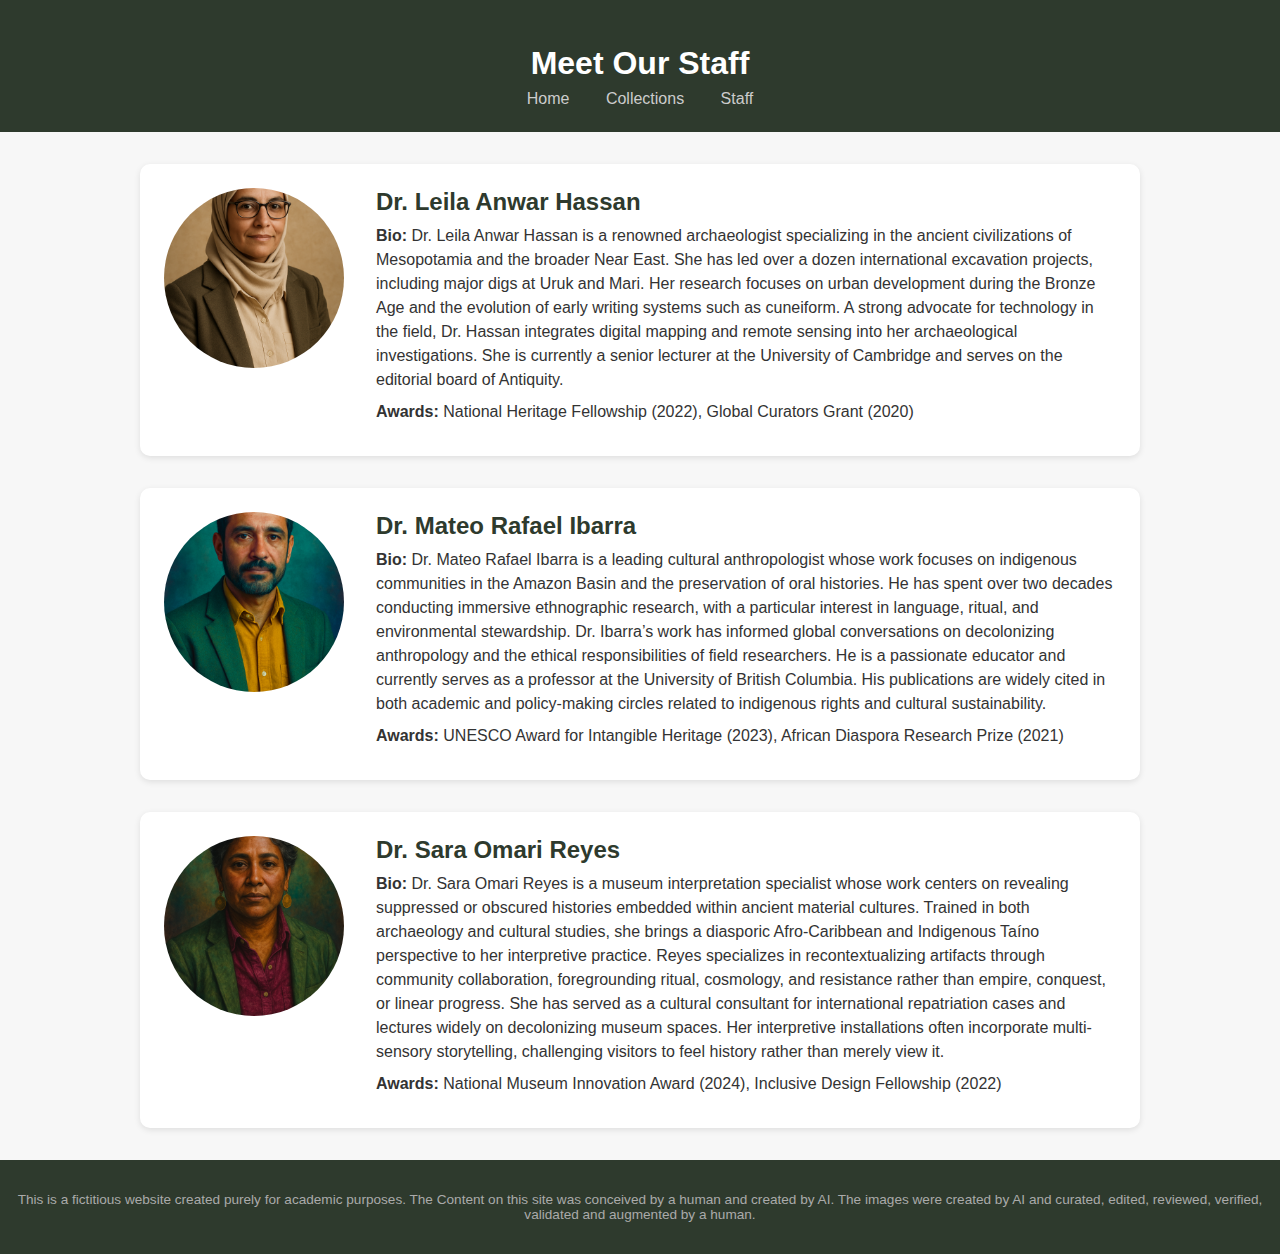
<file: html/staff-index.html>
<!DOCTYPE html>
<html lang="en">
<head>
  <meta charset="UTF-8">
  <meta name="viewport" content="width=device-width, initial-scale=1.0">
  <meta name="author" content="Tarini Pabbareddy">
  <title>Ancient Trails Staff</title>
  <meta name="description" content="Ancient Trails Staff">
  <meta name="keywords" content="Ancient, Historical, Trials, Museum, Staff, Workers">
  <meta name="robots" content="noindex, nofollow">
  <link rel="stylesheet" href="../css/staff-style.css" />
</head>
<body>

  <header>
    <h1>Meet Our Staff</h1>
    <nav>
      <a href="../index.html">Home</a>
      <a href="collections-index.html">Collections</a>
      <a href="staff-index.html">Staff</a>
    </nav>
  </header>

  <main class="staff-container">
    <section class="staff-member">
      <img src="../images/Dr.LeilaAnwarHassan.png" alt= "Archaeologist at Ancient Trails Dr. Leila Anwar Hassan" />
      <div class="info">
        <h2>Dr. Leila Anwar Hassan</h2>
        <p><strong>Bio:</strong> Dr. Leila Anwar Hassan is a renowned archaeologist specializing in the ancient civilizations of Mesopotamia and the broader Near East. She has led over a dozen international excavation projects, including major digs at Uruk and Mari. Her research focuses on urban development during the Bronze Age and the evolution of early writing systems such as cuneiform. A strong advocate for technology in the field, Dr. Hassan integrates digital mapping and remote sensing into her archaeological investigations. She is currently a senior lecturer at the University of Cambridge and serves on the editorial board of Antiquity.</p>
        <p><strong>Awards:</strong> National Heritage Fellowship (2022), Global Curators Grant (2020)</p>
      </div>
    </section>

    <section class="staff-member">
      <img src="../images/Dr.MateoRaelIbarra.png" alt="Ancient Trails Anthropologist Dr. Mateo Rafael Ibarra" />
      <div class="info">
        <h2>Dr. Mateo Rafael Ibarra</h2>
        <p><strong>Bio:</strong> Dr. Mateo Rafael Ibarra is a leading cultural anthropologist whose work focuses on indigenous communities in the Amazon Basin and the preservation of oral histories. He has spent over two decades conducting immersive ethnographic research, with a particular interest in language, ritual, and environmental stewardship. Dr. Ibarra’s work has informed global conversations on decolonizing anthropology and the ethical responsibilities of field researchers. He is a passionate educator and currently serves as a professor at the University of British Columbia. His publications are widely cited in both academic and policy-making circles related to indigenous rights and cultural sustainability.

</p>
        <p><strong>Awards:</strong> UNESCO Award for Intangible Heritage (2023), African Diaspora Research Prize (2021)</p>
      </div>
    </section>

    <section class="staff-member">
      <img src="../images/Dr.SaraOmariReyes.png" alt="Ancient Trails Interpratior Dr. Sara Omari Reyes" />
      <div class="info">
        <h2>Dr. Sara Omari Reyes</h2>
        <p><strong>Bio:</strong> Dr. Sara Omari Reyes is a museum interpretation specialist whose work centers on revealing suppressed or obscured histories embedded within ancient material cultures. Trained in both archaeology and cultural studies, she brings a diasporic Afro-Caribbean and Indigenous Taíno perspective to her interpretive practice. Reyes specializes in recontextualizing artifacts through community collaboration, foregrounding ritual, cosmology, and resistance rather than empire, conquest, or linear progress. She has served as a cultural consultant for international repatriation cases and lectures widely on decolonizing museum spaces. Her interpretive installations often incorporate multi-sensory storytelling, challenging visitors to feel history rather than merely view it.</p>
        <p><strong>Awards:</strong> National Museum Innovation Award (2024), Inclusive Design Fellowship (2022)</p>
      </div>
    </section>
  </main>

  <footer>
    <p style="margin-top: 0.5rem; font-size: 0.85rem; color: #aaa;">
      This is a fictitious website created purely for academic purposes. The Content on this site was conceived by a human and created by AI. The images were created by AI and curated, edited, reviewed, verified, validated and augmented by a human.
    </p>
  </footer>

</body>
</html>
</file>
<file: css/style.css>
* {
      box-sizing: border-box;
      margin: 0;
      padding: 0;
    }

    body {
      font-family: 'Segoe UI', Tahoma, Geneva, Verdana, sans-serif;
      background-color: #f4f4f4;
      color: #333;
    }

    header {
      background-color: #2e3a2d;
      color: #fff;
      padding: 1rem 2rem;
    }

    header h1 {
      font-size: 2rem;
      margin-bottom: 0.5rem;
    }

    nav a {
      color: #ddd;
      text-decoration: none;
      margin-right: 1rem;
      font-weight: 500;
    }

    nav a:hover {
      text-decoration: underline;
    }

    .front {
      background-image: url("../images/home-bg.jpg");
      background-size: cover;
      background-position: center;
      height: 65vh;
      display: flex;
      flex-direction: column;
      justify-content: center;
      align-items: center;
      text-align: center;
      color: #fff;
      text-shadow: 1px 1px 4px rgba(0,0,0,0.6);
      padding: 2rem;
    }

    .front h2 {
      font-size: 3rem;
      margin-bottom: 1rem;
    }

    .front-buttons {
      margin-top: 1rem;
    }

    .front-buttons a {
      background-color: #d4af37;
      color: #000;
      text-decoration: none;
      padding: 0.75rem 1.5rem;
      border-radius: 8px;
      margin: 0 1rem;
      font-weight: bold;
      transition: background-color 0.3s;
    }

    .bg-copywrite {
        color: black;
    }

    .bg-copywrite a:hover {
        color: blue;
    }
    .mission {
      max-width: 1000px;
      margin: 2rem auto;
      padding: 2rem;
      background-color: #fff;
      border-radius: 10px;
      box-shadow: 0 2px 6px rgba(0,0,0,0.1);
    }

    .mission h3 {
      font-size: 1.8rem;
      margin-bottom: 1rem;
      color: #2e3a2d;
    }

    .mission p {
      font-size: 1rem;
      line-height: 1.6;
    }

    .activities {
      display: grid;
      grid-template-columns: repeat(auto-fit, minmax(280px, 1fr));
      gap: 1.5rem;
      margin-top: 1rem;
    }

    .activities-items {
      background-color: #fafafa;
      padding: 1.5rem;
      border-radius: 8px;
      box-shadow: 0 1px 4px rgba(0,0,0,0.1);
    }

    .activities-items h4 {
      margin-bottom: 0.5rem;
      color: #444;
    }

    footer {
      background-color: #2e3a2d;
      color: #ccc;
      text-align: center;
      padding: 1.5rem 1rem;
      font-size: 0.9rem;
    }

    footer p {
      margin-bottom: 0.5rem;
    }

    @media (max-width: 768px) {
      .hero h2 {
        font-size: 2rem;
      }

      .front-buttons a {
        display: block;
        margin: 0.5rem auto;
      }

      nav {
        margin-top: 0.5rem;
      }

      nav a {
        display: inline-block;
        margin: 0.5rem 0.5rem;
      }
    }
</file>
<file: css/collections-style.css>
body {
  font-family: "Georgia", serif;
  margin: 0;
  padding: 0;
  background-color: #0d1f1a; /* deep green background */
  color: #e6f2e8; /* pale greenish text for contrast */
  line-height: 1.6;
}


header {
  background: linear-gradient(135deg, #0f3d2e, #145a32); /* dark to forest green */
  padding: 1rem 2rem;
  text-align: center;
  box-shadow: 0 4px 6px rgba(0,0,0,0.5);
}

header h1 {
  margin: 0;
  font-size: 2rem;
  color: #c9e4c5; /* soft sage */
}

nav {
  margin-top: 0.5rem;
}

nav a {
  color: #b2d8b0;
  text-decoration: none;
  margin: 0 1rem;
  font-weight: bold;
  transition: color 0.3s ease;
}

nav a:hover {
  color: #e6ffe6;
}


.collections {
  text-align: center;
  margin: 2rem 0;
}

.collections button {
  background-color: #145a32; /* forest green */
  color: #e6f2e8;
  border: none;
  padding: 0.75rem 1.5rem;
  margin: 0 0.5rem;
  border-radius: 6px;
  font-size: 1rem;
  font-weight: bold;
  cursor: pointer;
  transition: all 0.3s ease;
}

.collections button:hover {
  background-color: #1f7a47; /* lighter green */
  transform: scale(1.05);
}


.collection-section {
  display: none; /* toggled by JS */
  padding: 2rem;
  max-width: 1100px;
  margin: 0 auto;
  background-color: #123122; /* dark green card background */
  border-radius: 10px;
  box-shadow: 0 6px 12px rgba(0,0,0,0.4);
  margin-bottom: 2rem;
}

.collection-section h2 {
  color: #b2d8b0;
  text-align: center;
  margin-bottom: 1.5rem;
  border-bottom: 2px solid #2d5a3f;
  padding-bottom: 0.5rem;
}


.artifact, .history-item {
  background-color: #1b3d2f;
  border: 1px solid #2f5f44;
  padding: 1.5rem;
  border-radius: 8px;
  margin-bottom: 2rem;
  transition: transform 0.3s ease;
}

.artifact:hover, .history-item:hover {
  transform: translateY(-5px);
  box-shadow: 0 6px 10px rgba(0,0,0,0.5);
}

.artifact h3, 
.artifact-title {
  color: #c9e4c5;
  margin-top: 0;
}

.artifact-img, 
.artifact-image img {
  max-width: 250px;
  height: auto;
  border-radius: 6px;
  display: block;
  margin: 1rem auto;
  box-shadow: 0 4px 6px rgba(0,0,0,0.4);
}

.artifact-details p {
  margin: 0.3rem 0;
  color: #e0f5df;
}

.artifact-description h3 {
  margin-top: 1rem;
  color: #a9d9a4;
  border-bottom: 1px solid #2f5f44;
  padding-bottom: 0.2rem;
}

.artifact-description p {
  margin: 0.5rem 0;
  color: #dceedd;
}

.modal {
  display: none; 
  position: fixed;
  z-index: 1000;
  padding-top: 60px;
  left: 0; top: 0;
  width: 100%; height: 100%;
  background-color: rgba(13, 31, 26, 0.95);
}

.modal-content {
  background-color: #1b3d2f;
  margin: auto;
  padding: 2rem;
  border: 1px solid #2f5f44;
  width: 70%;
  border-radius: 8px;
  color: #e6f2e8;
  box-shadow: 0 6px 12px rgba(0,0,0,0.6);
}

.close {
  color: #b2d8b0;
  float: right;
  font-size: 1.5rem;
  font-weight: bold;
  cursor: pointer;
}

.close:hover {
  color: #e6ffe6;
}

@media (max-width: 768px) {
  .artifact-header {
    display: block;
    text-align: center;
  }

  .artifact-image img {
    margin: 0 auto 1rem auto;
  }
}
</file>
<file: css/shop-style.css>
body {
  font-family: Arial, sans-serif;
  background-color: #f3f9f4;
  color: #1b3a1a;
  margin: 0;
  padding: 0;
}

.navbar {
  background-color: #2e5e2d;
  padding: 1em;
}

.navbar ul {
  list-style: none;
  display: flex;
  justify-content: center;
  gap: 2em;
  margin: 0;
  padding: 0;
}

.navbar a {
  color: #d8f3dc;
  text-decoration: none;
  font-weight: bold;
}

.navbar a.active, .navbar a:hover {
  color: #95d5b2;
}

header {
  text-align: center;
  padding: 2em;
  background-color: #52b788;
  color: white;
}

.shop-container {
  display: grid;
  grid-template-columns: repeat(auto-fit, minmax(220px, 1fr));
  gap: 2em;
  padding: 2em;
}

.shop-item {
  background-color: #e9f5ec;
  border: 2px solid #95d5b2;
  border-radius: 10px;
  padding: 1em;
  text-align: center;
  box-shadow: 0px 2px 6px rgba(0,0,0,0.1);
}

.shop-item img {
  width: 100%;
  height: auto;
  border-radius: 6px;
  cursor: pointer;
}

.price {
  color: #2e5e2d;
  font-weight: bold;
  margin: 0.5em 0;
}

.add-to-cart {
  background-color: #40916c;
  color: white;
  border: none;
  padding: 0.7em 1em;
  border-radius: 6px;
  cursor: pointer;
  transition: background-color 0.3s;
}

.add-to-cart:hover {
  background-color: #2d6a4f;
}

/* Modal Styles */
.modal {
  display: none;
  position: fixed;
  z-index: 5;
  left: 0; top: 0;
  width: 100%; height: 100%;
  background-color: rgba(0,0,0,0.7);
}

.modal-content {
  display: block;
  margin: 5% auto;
  max-width: 70%;
  border-radius: 8px;
}

.close {
  position: absolute;
  top: 20px; right: 30px;
  color: white;
  font-size: 2em;
  cursor: pointer;
}

.tooltip {
  position: absolute;
  background-color: #2d6a4f;
  color: #fff;
  padding: 0.5em;
  border-radius: 5px;
  font-size: 0.8em;
  pointer-events: none;
  z-index: 10;
}
</file>
<file: css/staff-style.css>
body {
  margin: 0;
  font-family: 'Segoe UI', Tahoma, Geneva, Verdana, sans-serif;
  background-color: #f7f7f7;
  color: #333;
}

header {
  background-color: #2e3a2d;
  color: white;
  padding: 1.5rem;
  text-align: center;
}

header h1 {
  margin-bottom: 0.5rem;
}

nav a {
  color: #ccc;
  margin: 0 1rem;
  text-decoration: none;
  font-weight: 500;
}

nav a:hover {
  text-decoration: underline;
}

.staff-container {
  max-width: 1000px;
  margin: 2rem auto;
  padding: 0 2rem;
}

.staff-member {
  display: flex;
  flex-wrap: wrap;
  background-color: white;
  margin-bottom: 2rem;
  padding: 1.5rem;
  border-radius: 10px;
  box-shadow: 0 2px 6px rgba(0,0,0,0.1);
}

.staff-member img {
  width: 180px;
  height: 180px;
  object-fit: cover;
  border-radius: 50%;
  margin-right: 2rem;
}

.staff-member .info {
  flex: 1;
}

.staff-member h2 {
  margin-top: 0;
  margin-bottom: 0.5rem;
  color: #2e3a2d;
}

.staff-member p {
  margin: 0.5rem 0;
  line-height: 1.5;
}

footer {
  background-color: #2e3a2d;
  color: #ccc;
  text-align: center;
  padding: 1.5rem 1rem;
  font-size: 0.9rem;
}

footer p {
  margin-bottom: 0.5rem;
}

@media (max-width: 768px) {
  .staff-member {
    flex-direction: column;
    align-items: center;
    text-align: center;
  }

  .staff-member img {
    margin: 0 0 1rem 0;
  }

  .staff-member .info {
    padding: 0;
  }
}
</file>
<file: css/cart-style.css>
/* General Reset */
body {
  margin: 0;
  font-family: 'Segoe UI', Tahoma, Geneva, Verdana, sans-serif;
  background-color: #e9f5ec; /* light minty green background */
  color: #1b3b1a; /* dark green text */
}

/* Navbar */
.navbar {
  background-color: #1e4620; /* deep forest green */
  padding: 1rem;
}

.navbar ul {
  list-style: none;
  display: flex;
  justify-content: flex-start;
  gap: 2rem;
  margin: 0;
  padding: 0;
}

.navbar a {
  color: #dfffe0; /* pale green */
  text-decoration: none;
  font-weight: bold;
}

.navbar a:hover {
  color: #a3e5a5; /* lighter green hover */
}

/* Heading */
h1 {
  text-align: center;
  margin: 2rem 0;
  color: #123a12; /* very dark green */
}

/* Cart Table */
.cart-table {
  width: 90%;
  margin: 0 auto;
  border-collapse: collapse;
  background: #f0faf2;
  box-shadow: 0 2px 6px rgba(0,0,0,0.15);
  border-radius: 8px;
  overflow: hidden;
}

.cart-table th {
  background-color: #2e7d32; /* bold green header */
  color: white;
  padding: 0.75rem;
  text-align: left;
}

.cart-table td {
  padding: 0.75rem;
  border-bottom: 1px solid #cde3cd;
}

.cart-table tr:nth-child(even) {
  background-color: #e4f3e5;
}

/* Item Thumbnail */
.thumb {
  width: 50px;
  height: auto;
  margin-right: 0.5rem;
  vertical-align: middle;
  border: 2px solid #2e7d32;
  border-radius: 4px;
}

/* Buttons */
button {
  background-color: #2e7d32; /* main green */
  color: white;
  border: none;
  padding: 0.5rem 1rem;
  border-radius: 6px;
  cursor: pointer;
  font-weight: bold;
  transition: background 0.2s ease-in-out;
}

button:hover {
  background-color: #256428; /* darker hover */
}

/* Summary Box */
.summary {
  width: 90%;
  margin: 2rem auto;
  padding: 1.5rem;
  background: #dfffe0; /* pale mint green */
  border: 2px solid #2e7d32;
  border-radius: 10px;
}

.summary p {
  display: flex;
  justify-content: space-between;
  margin: 0.5rem 0;
}

.summary strong {
  color: #1e4620;
}

/* Cart Controls */
.cart-controls {
  width: 90%;
  margin: 1.5rem auto;
  display: flex;
  justify-content: space-between;
  align-items: center;
  background: #f0faf2;
  padding: 1rem;
  border-radius: 8px;
  border: 1px solid #cde3cd;
}

.cart-controls label {
  font-weight: bold;
  color: #1b3b1a;
}

.amount {
  font-family: monospace;
  font-weight: bold;
  color: #154e16;
}
</file>
